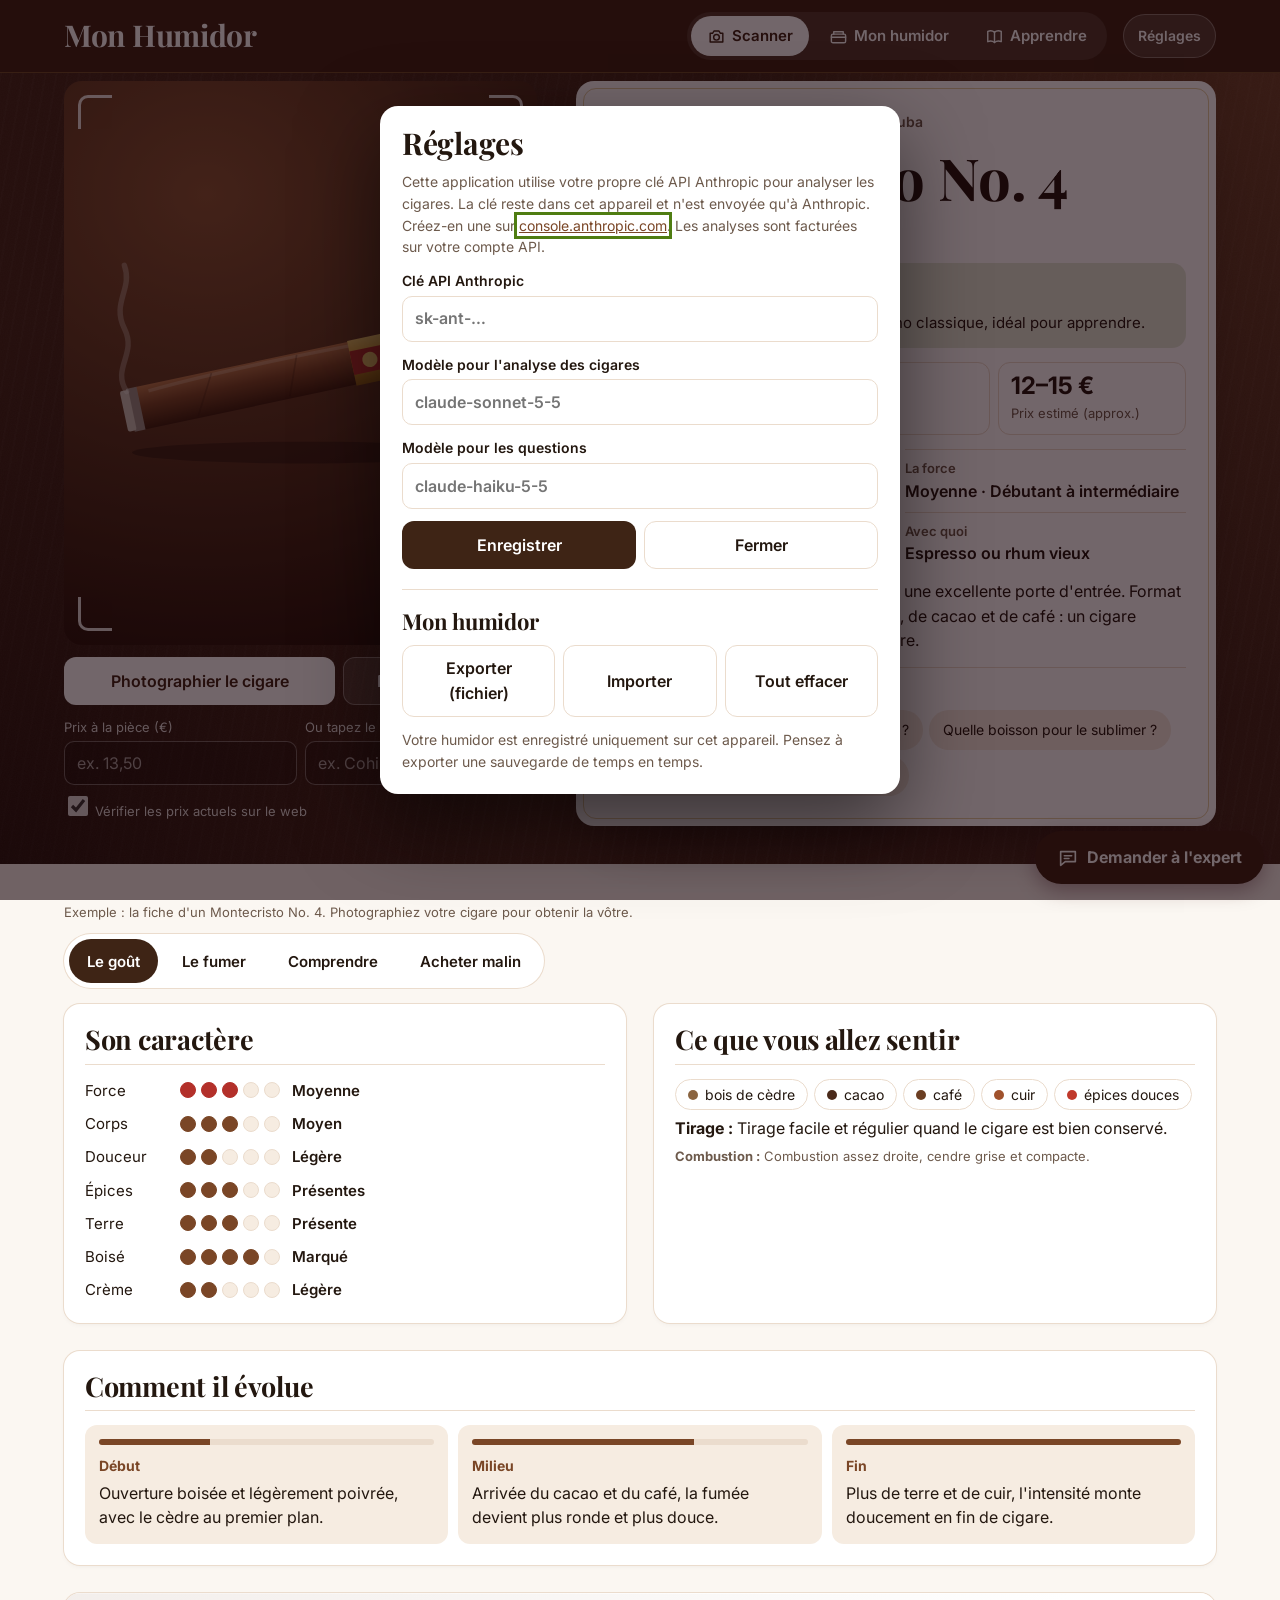
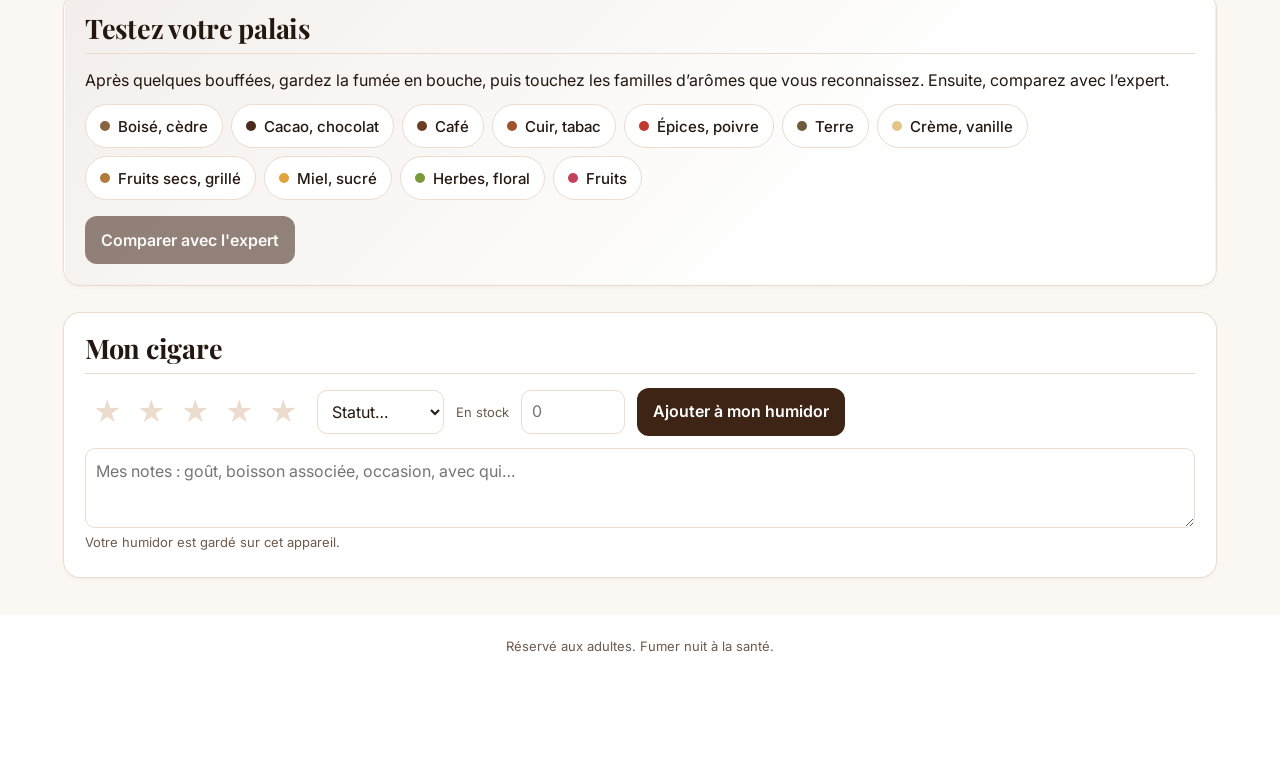
<file: mon-humidor/index.html>
<!DOCTYPE html>
<html lang="fr">
<head>
<meta charset="utf-8">
<meta name="viewport" content="width=device-width,initial-scale=1,viewport-fit=cover">
<title>Mon Humidor</title>
<meta name="theme-color" content="#3e2415">
<meta name="description" content="Scannez une bague de cigare, comprenez-la et progressez.">
<meta name="apple-mobile-web-app-capable" content="yes">
<meta name="mobile-web-app-capable" content="yes">
<meta name="apple-mobile-web-app-status-bar-style" content="black-translucent">
<meta name="apple-mobile-web-app-title" content="Humidor">
<link rel="manifest" href="manifest.webmanifest">
<link rel="icon" href="icon.svg" type="image/svg+xml">
<link rel="apple-touch-icon" href="icon-180.png">
<link rel="preconnect" href="https://fonts.googleapis.com">
<link rel="preconnect" href="https://fonts.gstatic.com" crossorigin>
<link href="https://fonts.googleapis.com/css2?family=Playfair+Display:wght@700&family=Inter:wght@400;500;600;700&display=swap" rel="stylesheet">
<link rel="stylesheet" href="style.css">
<link rel="stylesheet" href="humidor.css">
</head>
<body>
<header class="top">
  <h1>Mon Humidor</h1>
  <nav class="tabs" aria-label="Navigation"><a href="#scan" id="tScan" data-nav="scan" aria-current="page"><svg viewBox="0 0 24 24" aria-hidden="true"><path d="M4 8h3l2-3h6l2 3h3v11H4z"/><circle cx="12" cy="13" r="3.6"/></svg><span>Scanner</span></a><a href="#cave" id="tCave" data-nav="cave"><svg viewBox="0 0 24 24" aria-hidden="true"><rect x="3" y="9" width="18" height="11" rx="2"/><path d="M3 13h18M6 9V6h12v3"/></svg><span>Mon humidor</span></a><a href="#learn" data-nav="learn"><svg viewBox="0 0 24 24" aria-hidden="true"><path d="M3.5 5.5c3-1.2 6-1 8.5 1 2.5-2 5.5-2.2 8.5-1v13c-3-1.2-6-1-8.5 1-2.5-2-5.5-2.2-8.5-1z"/><path d="M12 6.5v13"/></svg><span>Apprendre</span></a></nav>
  <button class="gear" id="bSet" type="button">Réglages</button>
</header>

<main id="vScan">
  <section class="band hero">
    <div class="wrap heroGrid" id="hero">
      <div class="finder">
        <div class="vf" id="vf"><span class="scanline"></span><i></i><i></i><i></i><i></i><div id="vfIn"></div></div>
        <div class="btns">
          <button class="btn main" id="bCam">Photographier le cigare</button>
          <button class="btn ghost" id="bGal">Depuis la galerie</button>
        </div>
        <input type="file" id="fCam" accept="image/*" capture="environment" hidden>
        <input type="file" id="fGal" accept="image/*" hidden>
        <div class="opts">
          <div><label for="price">Prix à la pièce (€)</label><input type="number" id="price" inputmode="decimal" min="0" step="0.5" placeholder="ex. 13,50"></div>
          <div><label for="byName">Ou tapez le nom du cigare</label><input type="text" id="byName" placeholder="ex. Cohiba Siglo II" enterkeyhint="search"></div>
          <label class="chk" id="webRow"><input type="checkbox" id="web" checked> Vérifier les prix actuels sur le web</label>
        </div>
      </div>
      <article class="labelCard" id="card" aria-live="polite">
        <div id="cardIn"></div>
        <div class="load"><div class="dots"><span></span><span></span><span></span></div><h3 id="loadT">Lecture de la bague</h3><p class="conf" id="loadS">Cela prend 20 à 40 secondes</p><button class="btn line" id="bStop">Annuler</button></div>
      </article>
    </div>
  </section>
  <section class="band"><div class="wrap"><p class="sampleLine" id="sampleLine">Exemple : la fiche d'un Montecristo No. 4. Photographiez votre cigare pour obtenir la vôtre.</p><div class="tabs2" id="tabs" role="tablist"></div><div class="grid" id="details"></div></div></section>
</main>

<main id="vCave" hidden>
  <section class="band hero"><div class="wrap">
    <h2 style="font-size:clamp(32px,4vw,46px)">Mon humidor et mes progrès</h2>
    <div class="stats" id="stats"></div>
    <div class="know" id="know"></div>
  </div></section>
  <section class="band"><div class="wrap">
    <div class="filters"><input type="search" id="q" placeholder="Rechercher une marque, un pays, un format"><select id="fStr"><option value="">Toutes forces</option><option value="1">Légers</option><option value="3">Moyens</option><option value="5">Corsés</option></select><select id="fStatus"><option value="">Tous statuts</option><option>À fumer</option><option>Fumé</option><option>En humidor</option><option>Envie</option></select><select id="fSort" aria-label="Trier"><option value="recent">Plus récents</option><option value="score">Meilleure note</option><option value="value">Meilleur rapport qualité/prix</option><option value="price">Prix croissant</option><option value="mine">Mes étoiles</option><option value="stock">Stock</option></select><label><input type="checkbox" id="fStock"> En stock</label><button type="button" class="btn line" id="bCmp">Comparer deux cigares</button></div>
    <div id="cmp" aria-live="polite"></div>
    <div class="cave" id="caveList"></div>
  </div></section>
</main>

<main id="vLearn" hidden>
  <section class="band hero"><div class="wrap"><h2 style="font-size:clamp(34px,4.6vw,52px)">Apprendre</h2><div class="lvl" id="lvl"></div></div></section>
  <section class="band"><div class="wrap grid" id="learnBody"></div></section>
</main>

<button class="fab" id="fab" aria-label="Demander à l'expert"><svg viewBox="0 0 24 24" aria-hidden="true"><path d="M4 5h16v11H9l-5 4z"/><path d="M8 9.5h8M8 12.5h5"/></svg><span>Demander à l'expert</span></button>
<aside class="drawer" id="drawer" role="dialog" aria-modal="true" aria-label="Questions à l'expert" aria-hidden="true">
  <div class="dHead"><h3>L'expert cigare<small id="dWine">Montecristo No. 4</small></h3><button class="x" id="dClose" aria-label="Fermer">×</button></div>
  <div class="msgs" id="msgs"></div>
  <div class="sugg" id="sugg"></div>
  <form class="ask" id="askF"><button type="button" class="mic" id="mic" hidden aria-label="Dicter">Micro</button><input id="askI" placeholder="Posez votre question sur ce cigare" autocomplete="off"><button id="askB">Envoyer</button></form>
</aside>

<dialog id="dSet" aria-labelledby="dSetT">
  <form method="dialog" class="dlg" id="setF">
    <h3 id="dSetT">Réglages</h3>
    <p id="keyHelp">Cette application utilise votre propre clé API Anthropic pour analyser les cigares. La clé reste dans cet appareil et n'est envoyée qu'à Anthropic. Créez-en une sur <a href="https://console.anthropic.com/settings/keys" target="_blank" rel="noopener">console.anthropic.com</a>. Les analyses sont facturées sur votre compte API.</p>
    <label>Clé API Anthropic<input type="password" id="sKey" placeholder="sk-ant-…" autocomplete="off" spellcheck="false"></label>
    <label>Modèle pour l'analyse des cigares<input type="text" id="sComplex" placeholder="claude-sonnet-5-5" autocomplete="off"></label>
    <label>Modèle pour les questions<input type="text" id="sFast" placeholder="claude-haiku-5-5" autocomplete="off"></label>
    <div class="row"><button class="btn solid" value="save" id="sSave">Enregistrer</button><button class="btn line" value="cancel" formnovalidate>Fermer</button></div>
    <hr style="border:0;border-top:1px solid var(--line);width:100%">
    <h3 style="font-size:22px">Mon humidor</h3>
    <div class="row"><button type="button" class="btn line" id="bExp">Exporter (fichier)</button><button type="button" class="btn line" id="bImp">Importer</button><button type="button" class="btn line" id="bWipe">Tout effacer</button></div>
    <input type="file" id="fImp" accept="application/json,.json" hidden>
    <p>Votre humidor est enregistré uniquement sur cet appareil. Pensez à exporter une sauvegarde de temps en temps.</p>
  </form>
</dialog>
<p class="foot">Réservé aux adultes. Fumer nuit à la santé.</p>
<div class="toast" id="toast"></div>

<script src="engine.js"></script>
<script src="app.js"></script>
<script>if('serviceWorker' in navigator&&location.protocol!=='file:')addEventListener('load',()=>navigator.serviceWorker.register('sw.js').catch(()=>{}))</script>
</body>
</html>
</file>
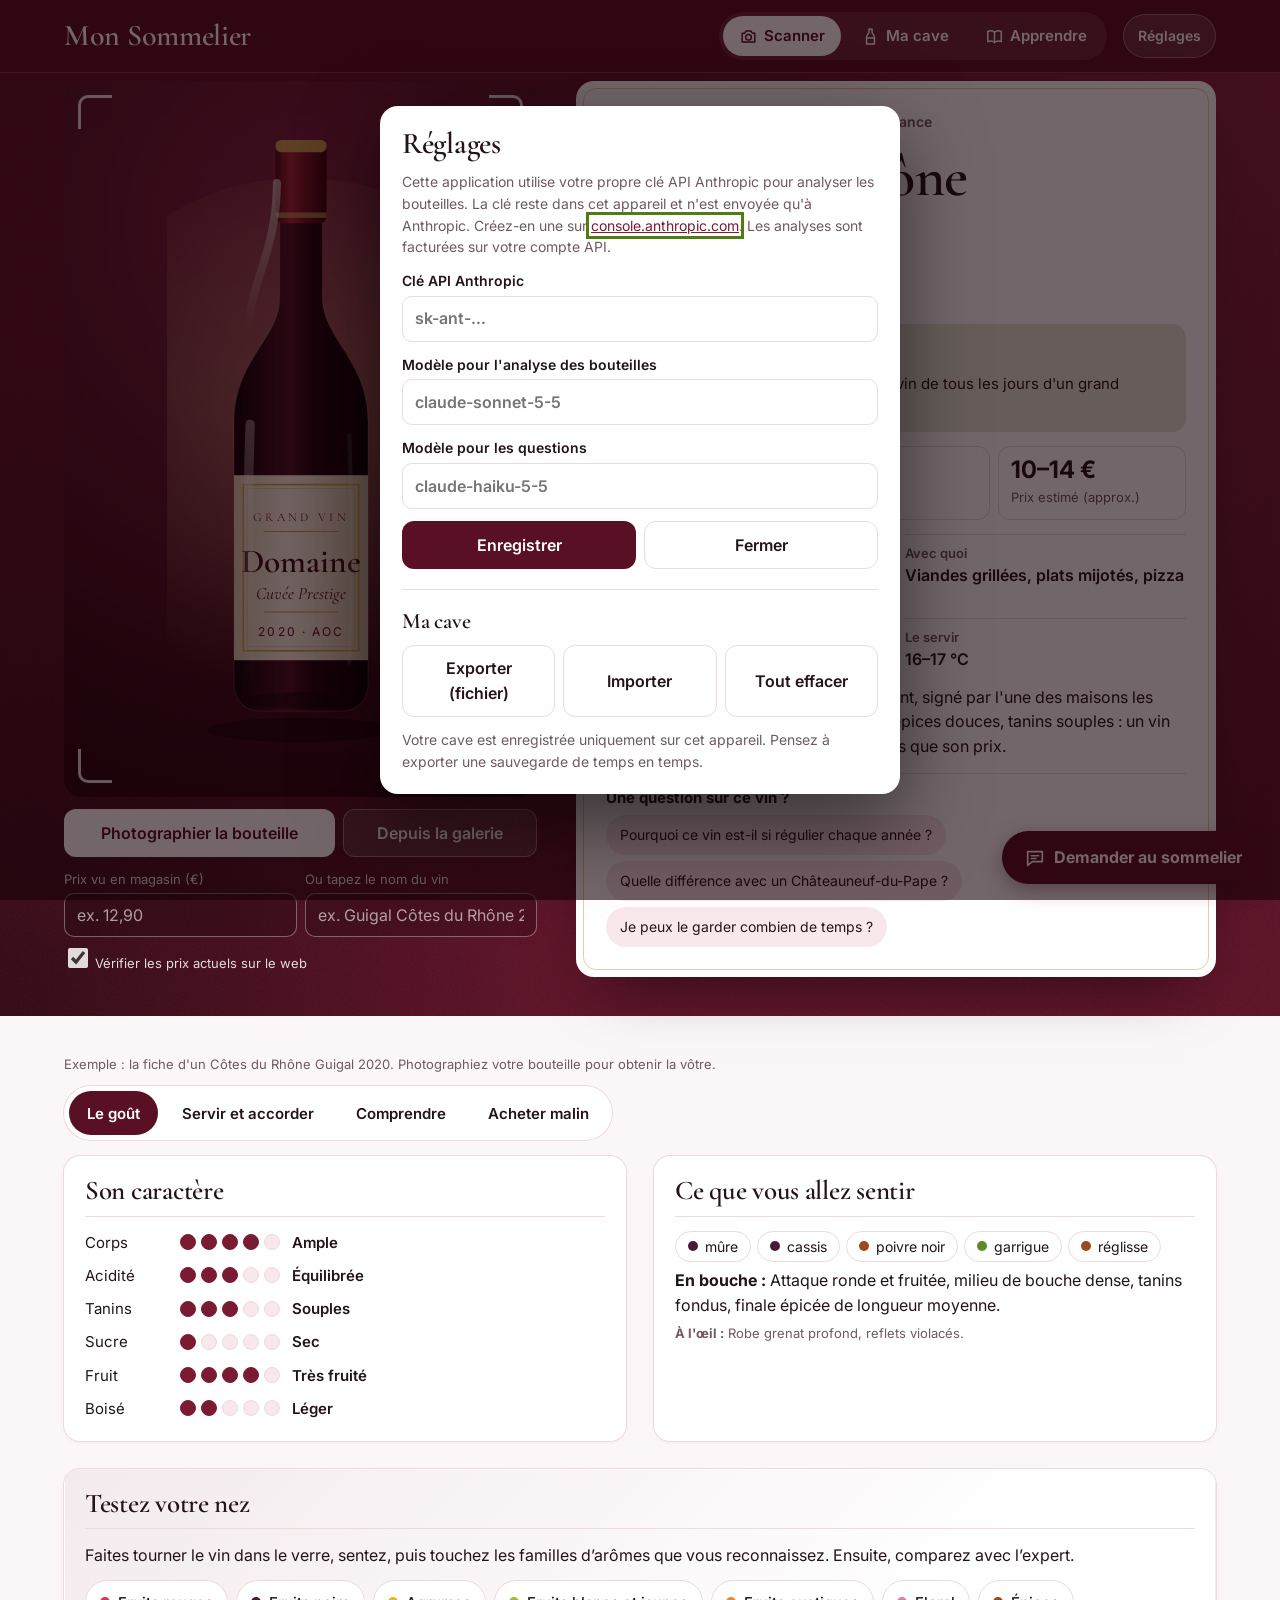
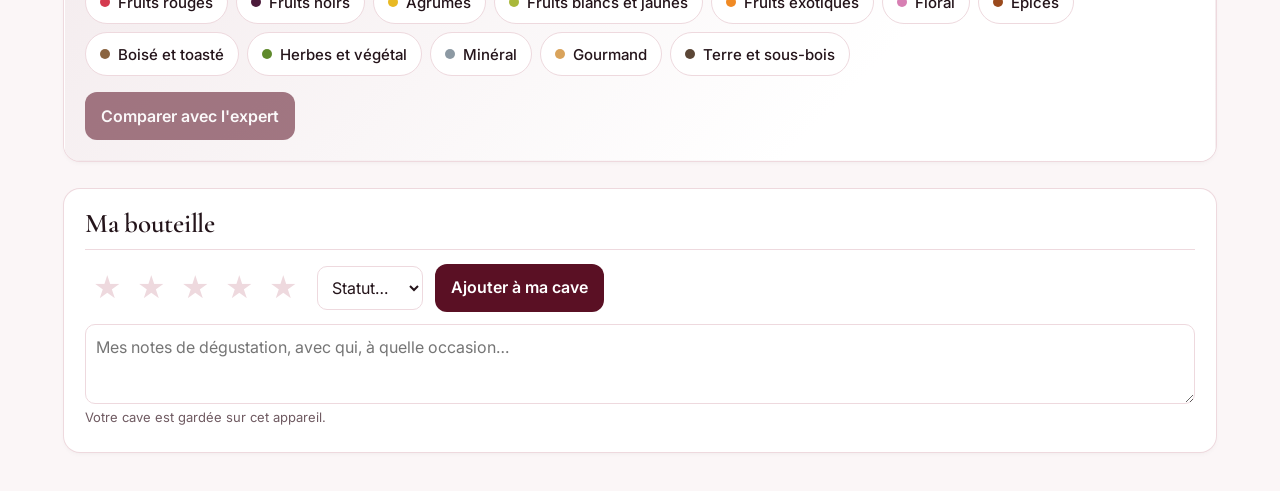
<file: mon-sommelier/index.html>
<!DOCTYPE html>
<html lang="fr">
<head>
<meta charset="utf-8">
<meta name="viewport" content="width=device-width,initial-scale=1,viewport-fit=cover">
<title>Mon Sommelier</title>
<meta name="theme-color" content="#5a1024">
<meta name="description" content="Scannez une étiquette de vin, comprenez-la et progressez.">
<meta name="apple-mobile-web-app-capable" content="yes">
<meta name="mobile-web-app-capable" content="yes">
<meta name="apple-mobile-web-app-status-bar-style" content="black-translucent">
<meta name="apple-mobile-web-app-title" content="Sommelier">
<link rel="manifest" href="manifest.webmanifest">
<link rel="icon" href="icon.svg" type="image/svg+xml">
<link rel="apple-touch-icon" href="icon-180.png">
<link rel="preconnect" href="https://fonts.googleapis.com">
<link rel="preconnect" href="https://fonts.gstatic.com" crossorigin>
<link href="https://fonts.googleapis.com/css2?family=Cormorant+Garamond:wght@500;600;700&family=Inter:wght@400;500;600;700&display=swap" rel="stylesheet">
<link rel="stylesheet" href="style.css">
</head>
<body>
<header class="top">
  <h1>Mon Sommelier</h1>
  <nav class="tabs" aria-label="Navigation"><a href="#scan" id="tScan" data-nav="scan" aria-current="page"><svg viewBox="0 0 24 24" aria-hidden="true"><path d="M4 8h3l2-3h6l2 3h3v11H4z"/><circle cx="12" cy="13" r="3.6"/></svg><span>Scanner</span></a><a href="#cave" id="tCave" data-nav="cave"><svg viewBox="0 0 24 24" aria-hidden="true"><path d="M10 2.5h4v4.5c0 1.2 3 2.3 3 6V21.5H7V13c0-3.7 3-4.8 3-6z"/><path d="M7 14h10"/></svg><span>Ma cave</span></a><a href="#learn" data-nav="learn"><svg viewBox="0 0 24 24" aria-hidden="true"><path d="M3.5 5.5c3-1.2 6-1 8.5 1 2.5-2 5.5-2.2 8.5-1v13c-3-1.2-6-1-8.5 1-2.5-2-5.5-2.2-8.5-1z"/><path d="M12 6.5v13"/></svg><span>Apprendre</span></a></nav>
  <button class="gear" id="bSet" type="button">Réglages</button>
</header>

<main id="vScan">
  <section class="band hero">
    <div class="wrap heroGrid" id="hero">
      <div class="finder">
        <div class="vf" id="vf"><span class="scanline"></span><i></i><i></i><i></i><i></i><div id="vfIn"></div></div>
        <div class="btns">
          <button class="btn main" id="bCam">Photographier la bouteille</button>
          <button class="btn ghost" id="bGal">Depuis la galerie</button>
        </div>
        <button class="btn ghost" id="bBar" type="button" hidden>Scanner le code-barres</button>
        <input type="file" id="fCam" accept="image/*" capture="environment" hidden>
        <input type="file" id="fGal" accept="image/*" hidden>
        <div class="opts">
          <div><label for="price">Prix vu en magasin (€)</label><input type="number" id="price" inputmode="decimal" min="0" step="0.5" placeholder="ex. 12,90"></div>
          <div><label for="byName">Ou tapez le nom du vin</label><input type="text" id="byName" placeholder="ex. Guigal Côtes du Rhône 2020" enterkeyhint="search"></div>
          <label class="chk" id="webRow"><input type="checkbox" id="web" checked> Vérifier les prix actuels sur le web</label>
        </div>
      </div>
      <article class="labelCard" id="card" aria-live="polite">
        <div id="cardIn"></div>
        <div class="load"><div class="dots"><span></span><span></span><span></span></div><h3 id="loadT">Lecture de l'étiquette</h3><p class="conf" id="loadS">Cela prend 20 à 40 secondes</p><button class="btn line" id="bStop">Annuler</button></div>
      </article>
    </div>
  </section>
  <section class="band"><div class="wrap"><p class="sampleLine" id="sampleLine">Exemple : la fiche d'un Côtes du Rhône Guigal 2020. Photographiez votre bouteille pour obtenir la vôtre.</p><div class="tabs2" id="tabs" role="tablist"></div><div class="grid" id="details"></div></div></section>
</main>

<main id="vCave" hidden>
  <section class="band hero"><div class="wrap">
    <h2 style="font-size:clamp(32px,4vw,46px)">Ma cave et mes progrès</h2>
    <div class="stats" id="stats"></div>
    <div class="know" id="know"></div>
  </div></section>
  <section class="band"><div class="wrap">
    <div class="filters"><input type="search" id="q" placeholder="Rechercher un vin, une région, un cépage"><select id="fColor"><option value="">Toutes couleurs</option><option>rouge</option><option>blanc</option><option>rosé</option><option>effervescent</option><option>liquoreux</option><option>orange</option></select><select id="fStatus"><option value="">Tous statuts</option><option>À goûter</option><option>Goûté</option><option>En cave</option><option>Envie</option></select><select id="fSort" aria-label="Trier"><option value="recent">Plus récents</option><option value="score">Meilleure note</option><option value="value">Meilleur rapport qualité/prix</option><option value="price">Prix croissant</option><option value="mine">Mes étoiles</option></select><label><input type="checkbox" id="fNow"> À boire maintenant</label><button type="button" class="btn line" id="bCmp">Comparer deux vins</button></div>
    <div id="cmp" aria-live="polite"></div>
    <div class="cave" id="caveList"></div>
  </div></section>
</main>

<main id="vLearn" hidden>
  <section class="band hero"><div class="wrap"><h2 style="font-size:clamp(34px,4.6vw,52px)">Apprendre</h2><div class="lvl" id="lvl"></div></div></section>
  <section class="band"><div class="wrap grid" id="learnBody"></div></section>
</main>

<button class="fab" id="fab" aria-label="Demander au sommelier"><svg viewBox="0 0 24 24" aria-hidden="true"><path d="M4 5h16v11H9l-5 4z"/><path d="M8 9.5h8M8 12.5h5"/></svg><span>Demander au sommelier</span></button>
<aside class="drawer" id="drawer" role="dialog" aria-modal="true" aria-label="Questions au sommelier" aria-hidden="true">
  <div class="dHead"><h3>Le sommelier<small id="dWine">Côtes du Rhône Rouge</small></h3><button class="x" id="dClose" aria-label="Fermer">×</button></div>
  <div class="msgs" id="msgs"></div>
  <div class="sugg" id="sugg"></div>
  <form class="ask" id="askF"><button type="button" class="mic" id="mic" hidden aria-label="Dicter">Micro</button><input id="askI" placeholder="Posez votre question sur ce vin" autocomplete="off"><button id="askB">Envoyer</button></form>
</aside>

<dialog id="dSet" aria-labelledby="dSetT">
  <form method="dialog" class="dlg" id="setF">
    <h3 id="dSetT">Réglages</h3>
    <p id="keyHelp">Cette application utilise votre propre clé API Anthropic pour analyser les bouteilles. La clé reste dans cet appareil et n'est envoyée qu'à Anthropic. Créez-en une sur <a href="https://console.anthropic.com/settings/keys" target="_blank" rel="noopener">console.anthropic.com</a>. Les analyses sont facturées sur votre compte API.</p>
    <label>Clé API Anthropic<input type="password" id="sKey" placeholder="sk-ant-…" autocomplete="off" spellcheck="false"></label>
    <label>Modèle pour l'analyse des bouteilles<input type="text" id="sComplex" placeholder="claude-sonnet-5-5" autocomplete="off"></label>
    <label>Modèle pour les questions<input type="text" id="sFast" placeholder="claude-haiku-5-5" autocomplete="off"></label>
    <div class="row"><button class="btn solid" value="save" id="sSave">Enregistrer</button><button class="btn line" value="cancel" formnovalidate>Fermer</button></div>
    <hr style="border:0;border-top:1px solid var(--line);width:100%">
    <h3 style="font-size:22px">Ma cave</h3>
    <div class="row"><button type="button" class="btn line" id="bExp">Exporter (fichier)</button><button type="button" class="btn line" id="bImp">Importer</button><button type="button" class="btn line" id="bWipe">Tout effacer</button></div>
    <input type="file" id="fImp" accept="application/json,.json" hidden>
    <p>Votre cave est enregistrée uniquement sur cet appareil. Pensez à exporter une sauvegarde de temps en temps.</p>
  </form>
</dialog>
<dialog id="dBar" aria-label="Scanner un code-barres"><div class="dlg"><h3>Code-barres</h3><video id="bVid" playsinline muted style="width:100%;border-radius:12px;background:#000"></video><p>Cadrez le code-barres de la bouteille.</p><button type="button" class="btn line" id="bBarX">Annuler</button></div></dialog>
<div class="toast" id="toast"></div>

<script src="engine.js"></script>
<script src="app.js"></script>
<script>if('serviceWorker' in navigator&&location.protocol!=='file:')addEventListener('load',()=>navigator.serviceWorker.register('sw.js').catch(()=>{}))</script>
</body>
</html>
</file>
<file: mon-humidor/style.css>
:root{color-scheme:light dark;--bg:light-dark(#ffffff,#170b0f);--ink:light-dark(#24141a,#f4eaec);--mute:light-dark(#6f5a61,#c2acb3);--wine:light-dark(#5a1024,#3d0a18);--wine2:light-dark(#7a1a33,#5a1024);--rose:light-dark(#f9e8eb,#25121a);--line:light-dark(#eed9de,#3b232b);--card:light-dark(#ffffff,#21111a);--leaf:light-dark(#4f7d12,#a3d050);--warn:light-dark(#b0420e,#ff9a62)}
:root[data-theme=light]{color-scheme:light}
:root[data-theme=dark]{color-scheme:dark}
*{box-sizing:border-box;min-width:0}
html,body{margin:0}
body{background:var(--bg);color:var(--ink);font:16px/1.55 Inter,system-ui,sans-serif;overflow-x:clip}
h1,h2,h3{font-family:"Cormorant Garamond",Georgia,serif;font-weight:400;line-height:1.05;letter-spacing:-.01em;margin:0}
button,input,select,textarea{font:inherit;color:inherit}
button{cursor:pointer}
:focus-visible{outline:3px solid var(--leaf);outline-offset:2px}
.top{background:var(--wine);color:#fff;display:flex;align-items:center;gap:16px;flex-wrap:wrap;padding:calc(12px + env(safe-area-inset-top,0px)) max(5vw,16px) 12px}
.top h1{font-size:26px;margin-right:auto}
.tabs{display:flex;gap:4px;background:rgba(255,255,255,.1);border-radius:999px;padding:4px}
.tabs a{color:#fff;text-decoration:none;padding:8px 16px;border-radius:999px;font-weight:600;font-size:15px;min-height:40px;display:flex;align-items:center}
.tabs a[aria-current=page]{background:#fff;color:var(--wine)}
.gear{background:rgba(255,255,255,.12);border:1px solid rgba(255,255,255,.3);color:#fff;border-radius:999px;min-width:44px;min-height:44px;padding:0 14px;font-weight:600;font-size:14px}
.band{padding:clamp(20px,3vw,40px) max(5vw,16px)}
.hero{background:var(--wine);color:#fff;padding-top:8px}
.wrap{max-width:1240px;margin:0 auto}
.heroGrid{display:grid;grid-template-columns:minmax(0,.85fr) minmax(0,1.15fr);gap:clamp(16px,3vw,40px);align-items:stretch}
.finder{display:flex;flex-direction:column;gap:12px}
.vf{position:relative;aspect-ratio:3/4;max-height:480px;width:100%;border-radius:18px;background:radial-gradient(120% 80% at 50% 20%,#7d2440,#2a0610);overflow:hidden;display:grid;place-items:center}
.vf img{width:100%;height:100%;object-fit:cover}
.vf svg{height:88%;width:auto;max-width:90%}
#vfIn{position:absolute;inset:0;display:grid;place-items:center}
.vf i{position:absolute;width:34px;height:34px;border:3px solid #fff;opacity:.85}
.vf i:nth-of-type(1){top:14px;left:14px;border-right:0;border-bottom:0;border-radius:10px 0 0 0}
.vf i:nth-of-type(2){top:14px;right:14px;border-left:0;border-bottom:0;border-radius:0 10px 0 0}
.vf i:nth-of-type(3){bottom:14px;left:14px;border-right:0;border-top:0;border-radius:0 0 0 10px}
.vf i:nth-of-type(4){bottom:14px;right:14px;border-left:0;border-top:0;border-radius:0 0 10px 0}
.scanline{position:absolute;left:8%;right:8%;height:2px;background:#fff;box-shadow:0 0 16px 4px rgba(255,255,255,.6);top:10%;display:none}
.busy .scanline{display:block;animation:scan 2.2s ease-in-out infinite alternate}
@keyframes scan{to{top:88%}}
@media(prefers-reduced-motion:reduce){.busy .scanline{animation:none;top:50%}}
.btns{display:grid;grid-template-columns:minmax(0,1.4fr) minmax(0,1fr);gap:8px}
.btn{min-height:48px;border-radius:12px;border:0;padding:10px 16px;font-weight:600;display:inline-flex;align-items:center;justify-content:center;gap:8px}
.btn.main{background:#fff;color:var(--wine)}
.btn.ghost{background:rgba(255,255,255,.12);color:#fff;border:1px solid rgba(255,255,255,.35)}
.btn.solid{background:var(--wine);color:#fff}
.btn.line{background:transparent;border:1px solid var(--line);color:var(--ink)}
.btn:disabled{opacity:.55;cursor:wait}
.opts{display:grid;grid-template-columns:minmax(0,1fr) minmax(0,1fr);gap:8px}
.opts label{font-size:13px;opacity:.85;display:block;margin-bottom:4px}
.opts input[type=text],.opts input[type=number]{width:100%;min-height:44px;border-radius:10px;border:1px solid rgba(255,255,255,.35);background:rgba(0,0,0,.18);color:#fff;padding:8px 12px;font-size:16px}
.opts input::placeholder{color:rgba(255,255,255,.6)}
.chk{display:flex;gap:8px;align-items:center;font-size:14px;grid-column:1/-1}
.chk input{width:20px;height:20px;accent-color:#fff}
.labelCard{background:var(--card);color:var(--ink);border-radius:18px;padding:clamp(18px,2.5vw,30px);display:flex;flex-direction:column;gap:14px;position:relative}
.appel{font-size:14px;color:var(--mute);font-weight:600}
.labelCard h2{font-size:clamp(32px,4vw,48px);text-wrap:balance}
.prod{font-size:18px;color:var(--wine2);font-weight:600}
:root[data-theme=dark] .prod{color:#f0a7b8}
@media(prefers-color-scheme:dark){:root:not([data-theme=light]) .prod{color:#f0a7b8}}
.chips{display:flex;flex-wrap:wrap;gap:6px}
.chip{background:var(--rose);border-radius:999px;padding:4px 12px;font-size:14px;white-space:nowrap}
.chip.c-rouge{background:#7a1a33;color:#fff}.chip.c-blanc{background:#efe3a6;color:#3c3510}.chip.c-rosé{background:#f6b8c4;color:#4a1020}.chip.c-effervescent{background:#e9e2c8;color:#3c3510}.chip.c-liquoreux{background:#e0a43a;color:#3a2200}.chip.c-orange{background:#e88a3c;color:#381a00}
.verdict{background:var(--rose);border-radius:12px;padding:12px 14px;font-size:15px}
.verdict.good{border-left:4px solid var(--leaf)}
.verdict.bad{border-left:4px solid var(--warn)}
.conf{font-size:13px;color:var(--mute)}
.note{font-size:13px;opacity:.85}
.qk{margin-top:auto;border-top:1px solid var(--line);padding-top:12px;display:flex;flex-wrap:wrap;gap:6px;align-items:center}
.qk b{width:100%;font-size:15px}
.qk button{background:var(--rose);border:0;border-radius:999px;padding:8px 14px;font-size:14px;min-height:40px;text-align:left}
#cardIn{display:flex;flex-direction:column;gap:14px;flex:1}
.big{border-radius:14px;padding:14px 16px;display:flex;flex-direction:column;gap:2px;background:var(--rose)}
.big b{font-family:"Cormorant Garamond",Georgia,serif;font-weight:400;font-size:30px;line-height:1.05}
.big span{font-size:15px}
.big.good{background:color-mix(in srgb,var(--leaf) 16%,var(--card));border-left:5px solid var(--leaf)}
.big.good b{color:var(--leaf)}
.big.bad{background:color-mix(in srgb,var(--warn) 12%,var(--card));border-left:5px solid var(--warn)}
.big.bad b{color:var(--warn)}
.nums{display:grid;grid-template-columns:repeat(3,minmax(0,1fr));gap:8px}
.nums div{border:1px solid var(--line);border-radius:12px;padding:10px 12px}
.nums b{display:block;font-size:24px;line-height:1.1;white-space:nowrap}
.nums b small{font-size:14px;font-weight:600;color:var(--mute)}
.nums span{font-size:13px;color:var(--mute)}
.ess{display:grid;grid-template-columns:repeat(2,minmax(0,1fr));gap:10px 18px;margin:0}
.ess div{border-top:1px solid var(--line);padding-top:8px}
.ess dt{font-size:13px;color:var(--mute);font-weight:600}
.ess dd{margin:2px 0 0;font-size:16px;font-weight:600;line-height:1.35}
.sum{margin:0;font-size:16px}
.tabs2{display:flex;gap:6px;overflow-x:auto;margin-bottom:16px;padding-bottom:4px}
.tabs2 button{flex:none;min-height:44px;border-radius:999px;border:1px solid var(--line);background:var(--card);padding:8px 18px;font-weight:600;font-size:15px}
.tabs2 button[aria-selected=true]{background:var(--wine);color:#fff;border-color:var(--wine)}
.chars{display:grid;gap:10px}
.dot{display:grid;grid-template-columns:5.5em auto minmax(0,1fr);gap:12px;align-items:center;font-size:15px}
.pips{display:flex;gap:5px}
.pips i{width:16px;height:16px;border-radius:50%;background:var(--rose);border:1px solid var(--line)}
.pips i.on{background:var(--wine2);border-color:var(--wine2)}
.dot b{font-weight:600}
ul.food{margin:0;padding:0;list-style:none;display:grid;gap:8px}
ul.food li{background:var(--rose);border-radius:10px;padding:10px 14px;font-weight:500}
.win .ok span{position:absolute;inset:0;display:grid;place-items:center;font-size:13px;font-weight:700;white-space:nowrap}
.win .now em{position:absolute;top:-22px;left:50%;transform:translateX(-50%);font-style:normal;font-size:12px;font-weight:700}
.prail{position:relative;height:16px;border-radius:99px;background:var(--rose);margin:46px 0 10px}
.prail .pr{position:absolute;top:0;bottom:0;background:var(--wine2);border-radius:99px}
.pm{position:absolute;top:-8px;bottom:-8px;width:3px;border-radius:2px}
.pm span{position:absolute;bottom:calc(100% + 4px);transform:translateX(-50%);white-space:nowrap;font-size:13px;font-weight:700}
.pm.good{background:var(--leaf)}.pm.good span{color:var(--leaf)}
.pm.me{background:var(--ink)}.pm.me span{bottom:auto;top:calc(100% + 4px)}
.plab{margin-top:30px;font-size:15px}
.load{position:absolute;inset:0;background:color-mix(in srgb,var(--card) 92%,transparent);border-radius:18px;display:none;flex-direction:column;align-items:center;justify-content:center;gap:12px;padding:24px;text-align:center}
.busy .load{display:flex}
.load h3{font-size:28px}
.dots{display:flex;gap:6px}.dots span{width:10px;height:10px;border-radius:50%;background:var(--wine2);animation:b 1s infinite alternate}.dots span:nth-child(2){animation-delay:.2s}.dots span:nth-child(3){animation-delay:.4s}
@keyframes b{to{opacity:.2;transform:translateY(-4px)}}
.grid{display:grid;grid-template-columns:minmax(0,1fr) minmax(0,1fr);gap:clamp(16px,2.5vw,28px)}
.sec{border:1px solid var(--line);border-radius:16px;padding:20px;background:var(--card)}
.sec h3{font-size:24px;margin-bottom:10px}
.sec p{margin:.3em 0}
.full{grid-column:1/-1}
.tags{display:flex;flex-wrap:wrap;gap:6px;margin:6px 0}
.tag{border:1px solid var(--line);border-radius:999px;padding:4px 12px;font-size:14px}
.kv{display:grid;grid-template-columns:max-content minmax(0,1fr);gap:6px 16px;font-size:15px}
.kv dt{color:var(--mute)}.kv dd{margin:0}
.win{margin-top:14px}
.win .rail{position:relative;height:34px;border-radius:8px;background:var(--rose)}
.win .ok{position:absolute;top:0;bottom:0;background:color-mix(in srgb,var(--leaf) 45%,transparent);border-radius:8px}
.win .now{position:absolute;top:-6px;bottom:-6px;width:3px;background:var(--ink);border-radius:2px}
.win .lab{display:flex;justify-content:space-between;font-size:13px;color:var(--mute);margin-top:4px}
.dec{width:100%;border-collapse:collapse;font-size:15px}
.dec td{border-top:1px solid var(--line);padding:10px 8px;vertical-align:top}
.dec td:first-child{font-weight:600;width:38%}
ol.les{margin:0;padding-left:1.3em}ol.les li{margin:.4em 0}
.alts{display:grid;grid-template-columns:repeat(auto-fit,minmax(14em,1fr));gap:10px}
.alt{background:var(--rose);border-radius:12px;padding:14px}
.alt small{display:block;font-weight:700;font-size:13px;color:var(--wine2)}
.alt b{display:block;margin:2px 0}
.alt span{white-space:nowrap;font-weight:600}
.mine{display:flex;flex-wrap:wrap;gap:12px;align-items:center}
.stars{display:flex}
.stars button{background:none;border:0;font-size:28px;line-height:1;width:44px;height:44px;color:var(--line)}
.stars button.on{color:#c9932a}
.mine select{min-height:44px;border-radius:10px;border:1px solid var(--line);background:var(--card);padding:6px 10px;font-size:16px}
.mine textarea{width:100%;min-height:80px;border-radius:10px;border:1px solid var(--line);background:var(--card);padding:10px;font-size:16px;resize:vertical}
.fab{position:fixed;right:max(16px,env(safe-area-inset-right,0px));bottom:max(16px,env(safe-area-inset-bottom,0px));z-index:20;background:var(--wine);color:#fff;border:0;border-radius:999px;padding:14px 22px;font-weight:700;box-shadow:0 6px 20px rgba(60,0,20,.35);min-height:52px}
.drawer{position:fixed;top:0;right:0;bottom:0;width:min(440px,100%);background:var(--bg);border-left:1px solid var(--line);z-index:30;display:flex;flex-direction:column;transform:translateX(100%);transition:transform .25s}
.drawer.open{transform:none}
@media(prefers-reduced-motion:reduce){.drawer{transition:none}}
.dHead{background:var(--wine);color:#fff;padding:calc(14px + env(safe-area-inset-top,0px)) 16px 14px;display:flex;align-items:center;gap:10px}
.dHead h3{font-size:22px;margin-right:auto}
.dHead small{display:block;font-family:Inter,sans-serif;font-size:13px;opacity:.8}
.x{background:rgba(255,255,255,.15);border:0;color:#fff;width:44px;height:44px;border-radius:50%;font-size:20px}
.msgs{flex:1;overflow-y:auto;padding:16px;display:flex;flex-direction:column;gap:10px}
.m{max-width:88%;padding:10px 14px;border-radius:14px;font-size:15px;white-space:pre-wrap;overflow-wrap:anywhere}
.m.u{align-self:flex-end;background:var(--wine);color:#fff;border-bottom-right-radius:4px}
.m.a{align-self:flex-start;background:var(--rose);border-bottom-left-radius:4px}
.m .say{display:block;margin-top:6px;background:none;border:1px solid var(--line);border-radius:999px;padding:2px 10px;font-size:13px;min-height:32px}
.sugg{display:flex;gap:6px;flex-wrap:wrap;padding:0 16px 8px}
.sugg button{background:var(--card);border:1px solid var(--line);border-radius:999px;padding:6px 12px;font-size:14px;text-align:left;min-height:36px}
.ask{display:flex;gap:8px;padding:12px 16px max(12px,env(safe-area-inset-bottom,0px));border-top:1px solid var(--line)}
.ask input{flex:1;min-height:48px;border-radius:12px;border:1px solid var(--line);background:var(--card);padding:8px 12px;font-size:16px}
.ask button{min-width:48px;min-height:48px;border-radius:12px;border:0;background:var(--wine);color:#fff;font-weight:700;padding:0 14px}
.ask .mic{background:var(--rose);color:var(--ink)}
.ask .mic.on{background:var(--warn);color:#fff}
.stats{display:grid;grid-template-columns:repeat(auto-fit,minmax(9em,1fr));gap:12px;margin-top:16px}
.stat b{display:block;font-family:"Cormorant Garamond",serif;font-size:clamp(34px,5vw,48px);line-height:1}
.stat span{font-size:14px;opacity:.85}
.know{margin-top:14px;display:flex;flex-wrap:wrap;gap:6px}
.know .chip{background:rgba(255,255,255,.14);color:#fff}
.filters{display:flex;flex-wrap:wrap;gap:8px;margin-bottom:16px}
.filters input,.filters select{min-height:44px;border-radius:10px;border:1px solid var(--line);background:var(--card);padding:6px 12px;font-size:16px}
.filters input[type=search]{flex:1 1 14em}
.cave{display:grid;grid-template-columns:repeat(auto-fill,minmax(min(100%,19em),1fr));gap:12px}
.bt{display:grid;grid-template-columns:72px minmax(0,1fr) auto;gap:12px;align-items:center;border:1px solid var(--line);border-radius:14px;padding:10px;background:var(--card);text-align:left;width:100%}
.bt img,.bt .ph{width:72px;height:96px;object-fit:cover;border-radius:8px;background:var(--rose)}
.bt b{display:block;font-family:"Cormorant Garamond",serif;font-weight:400;font-size:19px;line-height:1.15}
.bt small{display:block;color:var(--mute);font-size:13px}
.bt .sc{text-align:right;font-weight:700;white-space:nowrap}
.bt .sc small{font-weight:400}
.empty{border:2px dashed var(--line);border-radius:16px;padding:32px;text-align:center;color:var(--mute)}
.toast{position:fixed;left:50%;bottom:90px;transform:translateX(-50%);background:var(--ink);color:var(--bg);padding:10px 18px;border-radius:12px;z-index:60;font-size:15px;max-width:min(90vw,520px);display:none}
.toast.show{display:block}
.sampleLine{font-size:13px;color:var(--mute);margin:0 0 12px}
.del{background:none;border:0;color:var(--warn);font-weight:600;min-height:44px}
[hidden]{display:none!important}
@media(min-width:821px){.vf{aspect-ratio:auto;flex:1;min-height:440px;max-height:none}}
@media(max-width:820px){.heroGrid{grid-template-columns:minmax(0,1fr)}.vf{aspect-ratio:4/3;max-height:300px}.hasRes .vf{max-height:180px}.grid{grid-template-columns:minmax(0,1fr)}}
@media(max-width:600px){.nums b{font-size:20px}.nums div{padding:8px}.ess{grid-template-columns:minmax(0,1fr)}.big b{font-size:26px}.opts{grid-template-columns:minmax(0,1fr)}.top h1{font-size:22px}.fab{padding:12px 18px}}

/* habillage */
:root{--paper:light-dark(#fbf6f7,#1b0d13);--gold:#c9a24a}
.top{border-bottom:1px solid color-mix(in srgb,var(--gold) 35%,transparent)}
.hero{position:relative;background:radial-gradient(70% 130% at 100% 0%,rgba(170,45,80,.55),transparent 62%),radial-gradient(60% 100% at 0% 100%,rgba(15,0,6,.55),transparent 70%),var(--wine)}
.hero::before{content:"";position:absolute;inset:0;background-image:url("data:image/svg+xml;utf8,<svg xmlns='http://www.w3.org/2000/svg' width='180' height='180'><filter id='n'><feTurbulence type='fractalNoise' baseFrequency='.85' numOctaves='2' stitchTiles='stitch'/><feColorMatrix values='0 0 0 0 1 0 0 0 0 1 0 0 0 0 1 0 0 0 .55 0'/></filter><rect width='100%25' height='100%25' filter='url(%23n)'/></svg>");opacity:.09;pointer-events:none}
.hero>.wrap{position:relative}
main>.band:not(.hero){background:var(--paper)}
h1,h2,h3,.big b,.stat b,.bt b{font-weight:600}
.top h1{font-size:30px}
.labelCard{box-shadow:0 30px 60px -32px rgba(0,0,0,.6)}
.labelCard::before{content:"";position:absolute;inset:7px;border:1px solid color-mix(in srgb,var(--gold) 50%,transparent);border-radius:13px;pointer-events:none}
.labelCard h2{font-size:clamp(40px,4.8vw,58px)}
.sec{border-color:transparent;box-shadow:0 0 0 1px var(--line),0 2px 6px -2px rgba(40,10,10,.08)}
.sec h3{display:flex;align-items:baseline;gap:10px;padding-bottom:10px;margin-bottom:14px;border-bottom:1px solid var(--line);font-size:27px}
.tabs2{display:inline-flex;max-width:100%;background:var(--card);padding:5px;border-radius:999px;box-shadow:0 0 0 1px var(--line)}
.tabs2 button{border:0;background:none}
.tabs2 button[aria-selected=true]{background:var(--wine);color:#fff}
.tabs a{gap:6px}
.tabs a svg{width:19px;height:19px;fill:none;stroke:currentColor;stroke-width:1.8;stroke-linejoin:round;stroke-linecap:round;flex:none}
.tag.ar{display:inline-flex;align-items:center;gap:7px;background:var(--card)}
.tag.ar i,.fam i{width:10px;height:10px;border-radius:50%;flex:none}
.game{background:linear-gradient(135deg,color-mix(in srgb,var(--wine2) 9%,var(--card)),var(--card) 70%)}
.fams{display:flex;flex-wrap:wrap;gap:8px;margin:12px 0 16px}
.fam{display:inline-flex;align-items:center;gap:8px;min-height:44px;padding:8px 14px;border-radius:999px;border:1px solid var(--line);background:var(--card);font-size:15px;font-weight:500}
.fam.on{border-color:var(--wine2);background:color-mix(in srgb,var(--wine2) 13%,var(--card));font-weight:700}
.fam.hit{border:2px solid var(--leaf);background:color-mix(in srgb,var(--leaf) 16%,var(--card))}
.fam.miss{border:2px dashed var(--leaf)}
.fam.extra{opacity:.55}
.fam.off{opacity:.3}
.fam:disabled{cursor:default}
.gres{display:flex;align-items:baseline;gap:12px;flex-wrap:wrap;margin-bottom:6px}
.gres b{font-family:"Cormorant Garamond",Georgia,serif;font-size:42px;line-height:1;color:var(--wine2)}
.gres span{font-weight:600}
.bt{transition:box-shadow .15s}
.bt:hover{box-shadow:0 6px 18px -8px rgba(40,10,10,.3)}
.lvl{margin-top:16px;max-width:760px}
.lvlTop{display:flex;justify-content:space-between;align-items:flex-end;gap:16px}
.lvlName{display:block;font-family:"Cormorant Garamond",Georgia,serif;font-weight:600;font-size:clamp(46px,7vw,76px);line-height:1}
.lvlPts{text-align:right}
.lvlPts b{display:block;font-size:34px;line-height:1}
.lvlPts span{font-size:14px;opacity:.8}
.lvlBar{height:12px;border-radius:99px;background:rgba(255,255,255,.16);margin:14px 0 10px;overflow:hidden}
.lvlBar i{display:block;height:100%;border-radius:99px;background:linear-gradient(90deg,var(--gold),#f1d98f)}
.lvlNext{margin:4px 0;font-size:15px;opacity:.92}
.cnt{font-family:Inter,sans-serif;font-size:14px;font-weight:600;color:var(--mute);margin-left:auto;white-space:nowrap}
.musts{display:grid;grid-template-columns:repeat(auto-fill,minmax(min(100%,15em),1fr));gap:10px;margin-top:12px}
.must{position:relative;border:1px solid var(--line);border-radius:14px;padding:14px 14px 14px 50px;background:var(--card)}
.must b{display:block;font-size:16px}
.must small{display:block;color:var(--mute);font-size:13px}
.must .ck{position:absolute;left:15px;top:15px;width:22px;height:22px;border-radius:50%;border:2px solid var(--line)}
.must.ok{border-color:color-mix(in srgb,var(--leaf) 55%,transparent);background:color-mix(in srgb,var(--leaf) 9%,var(--card))}
.must.ok .ck{background:var(--leaf);border-color:var(--leaf)}
.must.ok .ck::after{content:"";position:absolute;left:5px;top:1px;width:5px;height:10px;border:solid #fff;border-width:0 2px 2px 0;transform:rotate(45deg)}
.basics{display:grid;gap:8px}
.basics details{border:1px solid var(--line);border-radius:12px;background:var(--card)}
.basics summary{cursor:pointer;padding:13px 16px;font-weight:600;font-size:16px;min-height:44px}
.basics ul{margin:0;padding:0 16px 14px 34px}
.basics li{margin:6px 0}
.lex{display:grid;grid-template-columns:repeat(auto-fill,minmax(min(100%,17em),1fr));gap:10px;margin:0}
.lex div{background:var(--card);border:1px solid var(--line);border-radius:12px;padding:12px 14px}
.lex dt{font-weight:700}
.lex dd{margin:2px 0 0;font-size:15px;color:var(--mute)}
.pop{animation:pop .5s ease-out}
@keyframes pop{from{opacity:.2;transform:translateY(10px)}}
@media(prefers-reduced-motion:reduce){.pop{animation:none}}
@media(max-width:700px){
.tabs{position:fixed;left:0;right:0;bottom:0;z-index:25;border-radius:0;background:color-mix(in srgb,var(--wine) 94%,#000);padding:6px 8px max(6px,env(safe-area-inset-bottom,0px));justify-content:space-around;box-shadow:0 -8px 24px rgba(0,0,0,.25);border-top:1px solid color-mix(in srgb,var(--gold) 35%,transparent)}
.tabs a{flex-direction:column;gap:2px;font-size:12px;padding:6px 10px;min-width:76px;justify-content:center;border-radius:12px;min-height:52px}
.tabs a svg{width:23px;height:23px}
body{padding-bottom:80px}
.fab{bottom:calc(80px + env(safe-area-inset-bottom,0px))}
.toast{bottom:150px}
}
.fab{display:inline-flex;align-items:center;gap:8px}
.fab svg{width:22px;height:22px;fill:none;stroke:currentColor;stroke-width:1.8;stroke-linejoin:round;stroke-linecap:round}
@media(max-width:700px){.fab{width:58px;height:58px;padding:0;justify-content:center;border:2px solid color-mix(in srgb,var(--gold) 60%,transparent)}.fab span{display:none}.fab svg{width:26px;height:26px}}

/* comparaison, filtres */
.scroll{overflow-x:auto}
.bt.sel{outline:3px solid var(--leaf);outline-offset:1px}
.cmpT{width:100%;border-collapse:collapse;font-size:15px;background:var(--card);border-radius:12px}
.cmpT th,.cmpT td{border-top:1px solid var(--line);padding:10px 12px;text-align:left;vertical-align:top}
.cmpT th{font-family:'Cormorant Garamond',Georgia,serif;font-size:20px;font-weight:600}
.cmpT td:first-child{color:var(--mute);font-weight:600;width:22%}
.cmpT b{color:var(--leaf)}
.filters label{display:inline-flex;align-items:center;gap:8px;min-height:44px;font-size:15px}
.filters .btn{min-height:44px}
#cmp{margin-bottom:16px}

/* réglages */
dialog{border:0;border-radius:18px;padding:0;width:min(520px,94vw);background:var(--bg);color:var(--ink);box-shadow:0 30px 80px rgba(0,0,0,.5)}
dialog::backdrop{background:rgba(20,0,8,.6)}
.dlg{padding:22px;display:grid;gap:12px}
.dlg h3{font-size:30px}
.dlg label{font-size:14px;font-weight:600;display:grid;gap:4px}
.dlg input,.dlg select{min-height:46px;border-radius:10px;border:1px solid var(--line);background:var(--card);padding:8px 12px;font-size:16px;width:100%}
.dlg .row{display:flex;gap:8px;flex-wrap:wrap}
.dlg .row .btn{flex:1 1 9em}
.dlg p{margin:0;font-size:14px;color:var(--mute)}
.dlg a{color:var(--wine2)}
</file>
<file: mon-humidor/humidor.css>
:root{--bg:light-dark(#ffffff,#140d09);--ink:light-dark(#23170f,#f3e9df);--mute:light-dark(#6d5a4c,#c4b2a3);--wine:light-dark(#3e2415,#2a170c);--wine2:light-dark(#7a4626,#e0a477);--rose:light-dark(#f6ece1,#24170f);--line:light-dark(#ebdccd,#3b2a1f);--card:light-dark(#ffffff,#1d130d);--warn:light-dark(#b3302a,#ff7d6e);--paper:light-dark(#fbf7f2,#18100a);--red:light-dark(#b3302a,#ff7d6e)}
h1,h2,h3,.big b,.stat b,.bt b,.lvlName,.gres b,.cmpT th{font-family:"Playfair Display",Georgia,serif;font-weight:700}
.hero{background:radial-gradient(70% 130% at 100% 0%,rgba(190,120,70,.35),transparent 62%),radial-gradient(60% 100% at 0% 100%,rgba(10,4,0,.55),transparent 70%),repeating-linear-gradient(100deg,rgba(255,255,255,.022) 0 2px,transparent 2px 11px),var(--wine)}
.vf{aspect-ratio:4/3;background:radial-gradient(120% 90% at 30% 20%,#8a5634,#1e0f07)}
.vf svg{width:92%;height:auto;max-width:none}
@media(min-width:821px){.vf{aspect-ratio:auto;flex:1;min-height:420px}}
@media(max-width:820px){.vf{aspect-ratio:4/3;max-height:300px}.hasRes .vf{max-height:180px}}
.bt{grid-template-columns:84px minmax(0,1fr) auto}
.bt img,.bt .ph{width:84px;height:64px}
.chip.k{background:var(--red);color:#fff}
.dot.st .pips i.on{background:var(--red);border-color:var(--red)}
.alts.one{grid-template-columns:minmax(0,1fr)}
.sizes{display:grid;gap:12px;margin-top:4px}
.sz{display:grid;grid-template-columns:8.5em minmax(0,1fr);gap:12px;align-items:center;font-size:14px}
.sz small{display:block;color:var(--mute);white-space:nowrap}
.cg{position:relative;background:linear-gradient(#8a5634,#5a3018 70%,#3e2415);border-radius:3px 999px 999px 3px}
.cg.me{background:linear-gradient(#a8693d,#6b3e22 70%,#4a2814);box-shadow:0 3px 0 rgba(0,0,0,.15)}
.cg.ref{opacity:.45}
.cg::after{content:"";position:absolute;right:14%;top:0;bottom:0;width:6%;background:var(--red);opacity:.85}
.cg.me::after{background:linear-gradient(90deg,var(--gold),#e8c56a,var(--gold));opacity:1}
.thirds{display:grid;grid-template-columns:repeat(3,minmax(0,1fr));gap:10px}
.third{background:var(--rose);border-radius:12px;padding:14px}
.third b{display:block;font-size:14px;color:var(--wine2);margin-bottom:4px}
.third .burn{height:6px;border-radius:9px;background:var(--line);margin-bottom:10px;overflow:hidden}
.third .burn i{display:block;height:100%;background:var(--wine2)}
.checks{margin:0;padding:0;list-style:none;display:grid;gap:8px}
.checks li{padding-left:28px;position:relative}
.checks li::before{content:"";position:absolute;left:2px;top:.35em;width:14px;height:14px;border-radius:4px;border:2px solid var(--leaf)}
.foot{font-size:13px;color:var(--mute);text-align:center;padding:8px 16px 90px}
.mine input[type=number]{min-height:44px;border-radius:10px;border:1px solid var(--line);background:var(--card);padding:6px 10px;font-size:16px;width:6.5em}
@media(max-width:600px){.thirds{grid-template-columns:minmax(0,1fr)}.sz{grid-template-columns:6.5em minmax(0,1fr)}}
</file>
<file: mon-sommelier/style.css>
:root{color-scheme:light dark;--bg:light-dark(#ffffff,#170b0f);--ink:light-dark(#24141a,#f4eaec);--mute:light-dark(#6f5a61,#c2acb3);--wine:light-dark(#5a1024,#3d0a18);--wine2:light-dark(#7a1a33,#5a1024);--rose:light-dark(#f9e8eb,#25121a);--line:light-dark(#eed9de,#3b232b);--card:light-dark(#ffffff,#21111a);--leaf:light-dark(#4f7d12,#a3d050);--warn:light-dark(#b0420e,#ff9a62)}
:root[data-theme=light]{color-scheme:light}
:root[data-theme=dark]{color-scheme:dark}
*{box-sizing:border-box;min-width:0}
html,body{margin:0}
body{background:var(--bg);color:var(--ink);font:16px/1.55 Inter,system-ui,sans-serif;overflow-x:clip}
h1,h2,h3{font-family:"Cormorant Garamond",Georgia,serif;font-weight:400;line-height:1.05;letter-spacing:-.01em;margin:0}
button,input,select,textarea{font:inherit;color:inherit}
button{cursor:pointer}
:focus-visible{outline:3px solid var(--leaf);outline-offset:2px}
.top{background:var(--wine);color:#fff;display:flex;align-items:center;gap:16px;flex-wrap:wrap;padding:calc(12px + env(safe-area-inset-top,0px)) max(5vw,16px) 12px}
.top h1{font-size:26px;margin-right:auto}
.tabs{display:flex;gap:4px;background:rgba(255,255,255,.1);border-radius:999px;padding:4px}
.tabs a{color:#fff;text-decoration:none;padding:8px 16px;border-radius:999px;font-weight:600;font-size:15px;min-height:40px;display:flex;align-items:center}
.tabs a[aria-current=page]{background:#fff;color:var(--wine)}
.gear{background:rgba(255,255,255,.12);border:1px solid rgba(255,255,255,.3);color:#fff;border-radius:999px;min-width:44px;min-height:44px;padding:0 14px;font-weight:600;font-size:14px}
.band{padding:clamp(20px,3vw,40px) max(5vw,16px)}
.hero{background:var(--wine);color:#fff;padding-top:8px}
.wrap{max-width:1240px;margin:0 auto}
.heroGrid{display:grid;grid-template-columns:minmax(0,.85fr) minmax(0,1.15fr);gap:clamp(16px,3vw,40px);align-items:stretch}
.finder{display:flex;flex-direction:column;gap:12px}
.vf{position:relative;aspect-ratio:3/4;max-height:480px;width:100%;border-radius:18px;background:radial-gradient(120% 80% at 50% 20%,#7d2440,#2a0610);overflow:hidden;display:grid;place-items:center}
.vf img{width:100%;height:100%;object-fit:cover}
.vf svg{height:88%;width:auto;max-width:90%}
#vfIn{position:absolute;inset:0;display:grid;place-items:center}
.vf i{position:absolute;width:34px;height:34px;border:3px solid #fff;opacity:.85}
.vf i:nth-of-type(1){top:14px;left:14px;border-right:0;border-bottom:0;border-radius:10px 0 0 0}
.vf i:nth-of-type(2){top:14px;right:14px;border-left:0;border-bottom:0;border-radius:0 10px 0 0}
.vf i:nth-of-type(3){bottom:14px;left:14px;border-right:0;border-top:0;border-radius:0 0 0 10px}
.vf i:nth-of-type(4){bottom:14px;right:14px;border-left:0;border-top:0;border-radius:0 0 10px 0}
.scanline{position:absolute;left:8%;right:8%;height:2px;background:#fff;box-shadow:0 0 16px 4px rgba(255,255,255,.6);top:10%;display:none}
.busy .scanline{display:block;animation:scan 2.2s ease-in-out infinite alternate}
@keyframes scan{to{top:88%}}
@media(prefers-reduced-motion:reduce){.busy .scanline{animation:none;top:50%}}
.btns{display:grid;grid-template-columns:minmax(0,1.4fr) minmax(0,1fr);gap:8px}
.btn{min-height:48px;border-radius:12px;border:0;padding:10px 16px;font-weight:600;display:inline-flex;align-items:center;justify-content:center;gap:8px}
.btn.main{background:#fff;color:var(--wine)}
.btn.ghost{background:rgba(255,255,255,.12);color:#fff;border:1px solid rgba(255,255,255,.35)}
.btn.solid{background:var(--wine);color:#fff}
.btn.line{background:transparent;border:1px solid var(--line);color:var(--ink)}
.btn:disabled{opacity:.55;cursor:wait}
.opts{display:grid;grid-template-columns:minmax(0,1fr) minmax(0,1fr);gap:8px}
.opts label{font-size:13px;opacity:.85;display:block;margin-bottom:4px}
.opts input[type=text],.opts input[type=number]{width:100%;min-height:44px;border-radius:10px;border:1px solid rgba(255,255,255,.35);background:rgba(0,0,0,.18);color:#fff;padding:8px 12px;font-size:16px}
.opts input::placeholder{color:rgba(255,255,255,.6)}
.chk{display:flex;gap:8px;align-items:center;font-size:14px;grid-column:1/-1}
.chk input{width:20px;height:20px;accent-color:#fff}
.labelCard{background:var(--card);color:var(--ink);border-radius:18px;padding:clamp(18px,2.5vw,30px);display:flex;flex-direction:column;gap:14px;position:relative}
.appel{font-size:14px;color:var(--mute);font-weight:600}
.labelCard h2{font-size:clamp(32px,4vw,48px);text-wrap:balance}
.prod{font-size:18px;color:var(--wine2);font-weight:600}
:root[data-theme=dark] .prod{color:#f0a7b8}
@media(prefers-color-scheme:dark){:root:not([data-theme=light]) .prod{color:#f0a7b8}}
.chips{display:flex;flex-wrap:wrap;gap:6px}
.chip{background:var(--rose);border-radius:999px;padding:4px 12px;font-size:14px;white-space:nowrap}
.chip.c-rouge{background:#7a1a33;color:#fff}.chip.c-blanc{background:#efe3a6;color:#3c3510}.chip.c-rosé{background:#f6b8c4;color:#4a1020}.chip.c-effervescent{background:#e9e2c8;color:#3c3510}.chip.c-liquoreux{background:#e0a43a;color:#3a2200}.chip.c-orange{background:#e88a3c;color:#381a00}
.verdict{background:var(--rose);border-radius:12px;padding:12px 14px;font-size:15px}
.verdict.good{border-left:4px solid var(--leaf)}
.verdict.bad{border-left:4px solid var(--warn)}
.conf{font-size:13px;color:var(--mute)}
.note{font-size:13px;opacity:.85}
.qk{margin-top:auto;border-top:1px solid var(--line);padding-top:12px;display:flex;flex-wrap:wrap;gap:6px;align-items:center}
.qk b{width:100%;font-size:15px}
.qk button{background:var(--rose);border:0;border-radius:999px;padding:8px 14px;font-size:14px;min-height:40px;text-align:left}
#cardIn{display:flex;flex-direction:column;gap:14px;flex:1}
.big{border-radius:14px;padding:14px 16px;display:flex;flex-direction:column;gap:2px;background:var(--rose)}
.big b{font-family:"Cormorant Garamond",Georgia,serif;font-weight:400;font-size:30px;line-height:1.05}
.big span{font-size:15px}
.big.good{background:color-mix(in srgb,var(--leaf) 16%,var(--card));border-left:5px solid var(--leaf)}
.big.good b{color:var(--leaf)}
.big.bad{background:color-mix(in srgb,var(--warn) 12%,var(--card));border-left:5px solid var(--warn)}
.big.bad b{color:var(--warn)}
.nums{display:grid;grid-template-columns:repeat(3,minmax(0,1fr));gap:8px}
.nums div{border:1px solid var(--line);border-radius:12px;padding:10px 12px}
.nums b{display:block;font-size:24px;line-height:1.1;white-space:nowrap}
.nums b small{font-size:14px;font-weight:600;color:var(--mute)}
.nums span{font-size:13px;color:var(--mute)}
.ess{display:grid;grid-template-columns:repeat(2,minmax(0,1fr));gap:10px 18px;margin:0}
.ess div{border-top:1px solid var(--line);padding-top:8px}
.ess dt{font-size:13px;color:var(--mute);font-weight:600}
.ess dd{margin:2px 0 0;font-size:16px;font-weight:600;line-height:1.35}
.sum{margin:0;font-size:16px}
.tabs2{display:flex;gap:6px;overflow-x:auto;margin-bottom:16px;padding-bottom:4px}
.tabs2 button{flex:none;min-height:44px;border-radius:999px;border:1px solid var(--line);background:var(--card);padding:8px 18px;font-weight:600;font-size:15px}
.tabs2 button[aria-selected=true]{background:var(--wine);color:#fff;border-color:var(--wine)}
.chars{display:grid;gap:10px}
.dot{display:grid;grid-template-columns:5.5em auto minmax(0,1fr);gap:12px;align-items:center;font-size:15px}
.pips{display:flex;gap:5px}
.pips i{width:16px;height:16px;border-radius:50%;background:var(--rose);border:1px solid var(--line)}
.pips i.on{background:var(--wine2);border-color:var(--wine2)}
.dot b{font-weight:600}
ul.food{margin:0;padding:0;list-style:none;display:grid;gap:8px}
ul.food li{background:var(--rose);border-radius:10px;padding:10px 14px;font-weight:500}
.win .ok span{position:absolute;inset:0;display:grid;place-items:center;font-size:13px;font-weight:700;white-space:nowrap}
.win .now em{position:absolute;top:-22px;left:50%;transform:translateX(-50%);font-style:normal;font-size:12px;font-weight:700}
.prail{position:relative;height:16px;border-radius:99px;background:var(--rose);margin:46px 0 10px}
.prail .pr{position:absolute;top:0;bottom:0;background:var(--wine2);border-radius:99px}
.pm{position:absolute;top:-8px;bottom:-8px;width:3px;border-radius:2px}
.pm span{position:absolute;bottom:calc(100% + 4px);transform:translateX(-50%);white-space:nowrap;font-size:13px;font-weight:700}
.pm.good{background:var(--leaf)}.pm.good span{color:var(--leaf)}
.pm.me{background:var(--ink)}.pm.me span{bottom:auto;top:calc(100% + 4px)}
.plab{margin-top:30px;font-size:15px}
.load{position:absolute;inset:0;background:color-mix(in srgb,var(--card) 92%,transparent);border-radius:18px;display:none;flex-direction:column;align-items:center;justify-content:center;gap:12px;padding:24px;text-align:center}
.busy .load{display:flex}
.load h3{font-size:28px}
.dots{display:flex;gap:6px}.dots span{width:10px;height:10px;border-radius:50%;background:var(--wine2);animation:b 1s infinite alternate}.dots span:nth-child(2){animation-delay:.2s}.dots span:nth-child(3){animation-delay:.4s}
@keyframes b{to{opacity:.2;transform:translateY(-4px)}}
.grid{display:grid;grid-template-columns:minmax(0,1fr) minmax(0,1fr);gap:clamp(16px,2.5vw,28px)}
.sec{border:1px solid var(--line);border-radius:16px;padding:20px;background:var(--card)}
.sec h3{font-size:24px;margin-bottom:10px}
.sec p{margin:.3em 0}
.full{grid-column:1/-1}
.tags{display:flex;flex-wrap:wrap;gap:6px;margin:6px 0}
.tag{border:1px solid var(--line);border-radius:999px;padding:4px 12px;font-size:14px}
.kv{display:grid;grid-template-columns:max-content minmax(0,1fr);gap:6px 16px;font-size:15px}
.kv dt{color:var(--mute)}.kv dd{margin:0}
.win{margin-top:14px}
.win .rail{position:relative;height:34px;border-radius:8px;background:var(--rose)}
.win .ok{position:absolute;top:0;bottom:0;background:color-mix(in srgb,var(--leaf) 45%,transparent);border-radius:8px}
.win .now{position:absolute;top:-6px;bottom:-6px;width:3px;background:var(--ink);border-radius:2px}
.win .lab{display:flex;justify-content:space-between;font-size:13px;color:var(--mute);margin-top:4px}
.dec{width:100%;border-collapse:collapse;font-size:15px}
.dec td{border-top:1px solid var(--line);padding:10px 8px;vertical-align:top}
.dec td:first-child{font-weight:600;width:38%}
ol.les{margin:0;padding-left:1.3em}ol.les li{margin:.4em 0}
.alts{display:grid;grid-template-columns:repeat(auto-fit,minmax(14em,1fr));gap:10px}
.alt{background:var(--rose);border-radius:12px;padding:14px}
.alt small{display:block;font-weight:700;font-size:13px;color:var(--wine2)}
.alt b{display:block;margin:2px 0}
.alt span{white-space:nowrap;font-weight:600}
.mine{display:flex;flex-wrap:wrap;gap:12px;align-items:center}
.stars{display:flex}
.stars button{background:none;border:0;font-size:28px;line-height:1;width:44px;height:44px;color:var(--line)}
.stars button.on{color:#c9932a}
.mine select{min-height:44px;border-radius:10px;border:1px solid var(--line);background:var(--card);padding:6px 10px;font-size:16px}
.mine textarea{width:100%;min-height:80px;border-radius:10px;border:1px solid var(--line);background:var(--card);padding:10px;font-size:16px;resize:vertical}
.fab{position:fixed;right:max(16px,env(safe-area-inset-right,0px));bottom:max(16px,env(safe-area-inset-bottom,0px));z-index:20;background:var(--wine);color:#fff;border:0;border-radius:999px;padding:14px 22px;font-weight:700;box-shadow:0 6px 20px rgba(60,0,20,.35);min-height:52px}
.drawer{position:fixed;top:0;right:0;bottom:0;width:min(440px,100%);background:var(--bg);border-left:1px solid var(--line);z-index:30;display:flex;flex-direction:column;transform:translateX(100%);transition:transform .25s}
.drawer.open{transform:none}
@media(prefers-reduced-motion:reduce){.drawer{transition:none}}
.dHead{background:var(--wine);color:#fff;padding:calc(14px + env(safe-area-inset-top,0px)) 16px 14px;display:flex;align-items:center;gap:10px}
.dHead h3{font-size:22px;margin-right:auto}
.dHead small{display:block;font-family:Inter,sans-serif;font-size:13px;opacity:.8}
.x{background:rgba(255,255,255,.15);border:0;color:#fff;width:44px;height:44px;border-radius:50%;font-size:20px}
.msgs{flex:1;overflow-y:auto;padding:16px;display:flex;flex-direction:column;gap:10px}
.m{max-width:88%;padding:10px 14px;border-radius:14px;font-size:15px;white-space:pre-wrap;overflow-wrap:anywhere}
.m.u{align-self:flex-end;background:var(--wine);color:#fff;border-bottom-right-radius:4px}
.m.a{align-self:flex-start;background:var(--rose);border-bottom-left-radius:4px}
.m .say{display:block;margin-top:6px;background:none;border:1px solid var(--line);border-radius:999px;padding:2px 10px;font-size:13px;min-height:32px}
.sugg{display:flex;gap:6px;flex-wrap:wrap;padding:0 16px 8px}
.sugg button{background:var(--card);border:1px solid var(--line);border-radius:999px;padding:6px 12px;font-size:14px;text-align:left;min-height:36px}
.ask{display:flex;gap:8px;padding:12px 16px max(12px,env(safe-area-inset-bottom,0px));border-top:1px solid var(--line)}
.ask input{flex:1;min-height:48px;border-radius:12px;border:1px solid var(--line);background:var(--card);padding:8px 12px;font-size:16px}
.ask button{min-width:48px;min-height:48px;border-radius:12px;border:0;background:var(--wine);color:#fff;font-weight:700;padding:0 14px}
.ask .mic{background:var(--rose);color:var(--ink)}
.ask .mic.on{background:var(--warn);color:#fff}
.stats{display:grid;grid-template-columns:repeat(auto-fit,minmax(9em,1fr));gap:12px;margin-top:16px}
.stat b{display:block;font-family:"Cormorant Garamond",serif;font-size:clamp(34px,5vw,48px);line-height:1}
.stat span{font-size:14px;opacity:.85}
.know{margin-top:14px;display:flex;flex-wrap:wrap;gap:6px}
.know .chip{background:rgba(255,255,255,.14);color:#fff}
.filters{display:flex;flex-wrap:wrap;gap:8px;margin-bottom:16px}
.filters input,.filters select{min-height:44px;border-radius:10px;border:1px solid var(--line);background:var(--card);padding:6px 12px;font-size:16px}
.filters input[type=search]{flex:1 1 14em}
.cave{display:grid;grid-template-columns:repeat(auto-fill,minmax(min(100%,19em),1fr));gap:12px}
.bt{display:grid;grid-template-columns:72px minmax(0,1fr) auto;gap:12px;align-items:center;border:1px solid var(--line);border-radius:14px;padding:10px;background:var(--card);text-align:left;width:100%}
.bt img,.bt .ph{width:72px;height:96px;object-fit:cover;border-radius:8px;background:var(--rose)}
.bt b{display:block;font-family:"Cormorant Garamond",serif;font-weight:400;font-size:19px;line-height:1.15}
.bt small{display:block;color:var(--mute);font-size:13px}
.bt .sc{text-align:right;font-weight:700;white-space:nowrap}
.bt .sc small{font-weight:400}
.empty{border:2px dashed var(--line);border-radius:16px;padding:32px;text-align:center;color:var(--mute)}
.toast{position:fixed;left:50%;bottom:90px;transform:translateX(-50%);background:var(--ink);color:var(--bg);padding:10px 18px;border-radius:12px;z-index:60;font-size:15px;max-width:min(90vw,520px);display:none}
.toast.show{display:block}
.sampleLine{font-size:13px;color:var(--mute);margin:0 0 12px}
.del{background:none;border:0;color:var(--warn);font-weight:600;min-height:44px}
[hidden]{display:none!important}
@media(min-width:821px){.vf{aspect-ratio:auto;flex:1;min-height:440px;max-height:none}}
@media(max-width:820px){.heroGrid{grid-template-columns:minmax(0,1fr)}.vf{aspect-ratio:4/3;max-height:300px}.hasRes .vf{max-height:180px}.grid{grid-template-columns:minmax(0,1fr)}}
@media(max-width:600px){.nums b{font-size:20px}.nums div{padding:8px}.ess{grid-template-columns:minmax(0,1fr)}.big b{font-size:26px}.opts{grid-template-columns:minmax(0,1fr)}.top h1{font-size:22px}.fab{padding:12px 18px}}

/* habillage */
:root{--paper:light-dark(#fbf6f7,#1b0d13);--gold:#c9a24a}
.top{border-bottom:1px solid color-mix(in srgb,var(--gold) 35%,transparent)}
.hero{position:relative;background:radial-gradient(70% 130% at 100% 0%,rgba(170,45,80,.55),transparent 62%),radial-gradient(60% 100% at 0% 100%,rgba(15,0,6,.55),transparent 70%),var(--wine)}
.hero::before{content:"";position:absolute;inset:0;background-image:url("data:image/svg+xml;utf8,<svg xmlns='http://www.w3.org/2000/svg' width='180' height='180'><filter id='n'><feTurbulence type='fractalNoise' baseFrequency='.85' numOctaves='2' stitchTiles='stitch'/><feColorMatrix values='0 0 0 0 1 0 0 0 0 1 0 0 0 0 1 0 0 0 .55 0'/></filter><rect width='100%25' height='100%25' filter='url(%23n)'/></svg>");opacity:.09;pointer-events:none}
.hero>.wrap{position:relative}
main>.band:not(.hero){background:var(--paper)}
h1,h2,h3,.big b,.stat b,.bt b{font-weight:600}
.top h1{font-size:30px}
.labelCard{box-shadow:0 30px 60px -32px rgba(0,0,0,.6)}
.labelCard::before{content:"";position:absolute;inset:7px;border:1px solid color-mix(in srgb,var(--gold) 50%,transparent);border-radius:13px;pointer-events:none}
.labelCard h2{font-size:clamp(40px,4.8vw,58px)}
.sec{border-color:transparent;box-shadow:0 0 0 1px var(--line),0 2px 6px -2px rgba(40,10,10,.08)}
.sec h3{display:flex;align-items:baseline;gap:10px;padding-bottom:10px;margin-bottom:14px;border-bottom:1px solid var(--line);font-size:27px}
.tabs2{display:inline-flex;max-width:100%;background:var(--card);padding:5px;border-radius:999px;box-shadow:0 0 0 1px var(--line)}
.tabs2 button{border:0;background:none}
.tabs2 button[aria-selected=true]{background:var(--wine);color:#fff}
.tabs a{gap:6px}
.tabs a svg{width:19px;height:19px;fill:none;stroke:currentColor;stroke-width:1.8;stroke-linejoin:round;stroke-linecap:round;flex:none}
.tag.ar{display:inline-flex;align-items:center;gap:7px;background:var(--card)}
.tag.ar i,.fam i{width:10px;height:10px;border-radius:50%;flex:none}
.game{background:linear-gradient(135deg,color-mix(in srgb,var(--wine2) 9%,var(--card)),var(--card) 70%)}
.fams{display:flex;flex-wrap:wrap;gap:8px;margin:12px 0 16px}
.fam{display:inline-flex;align-items:center;gap:8px;min-height:44px;padding:8px 14px;border-radius:999px;border:1px solid var(--line);background:var(--card);font-size:15px;font-weight:500}
.fam.on{border-color:var(--wine2);background:color-mix(in srgb,var(--wine2) 13%,var(--card));font-weight:700}
.fam.hit{border:2px solid var(--leaf);background:color-mix(in srgb,var(--leaf) 16%,var(--card))}
.fam.miss{border:2px dashed var(--leaf)}
.fam.extra{opacity:.55}
.fam.off{opacity:.3}
.fam:disabled{cursor:default}
.gres{display:flex;align-items:baseline;gap:12px;flex-wrap:wrap;margin-bottom:6px}
.gres b{font-family:"Cormorant Garamond",Georgia,serif;font-size:42px;line-height:1;color:var(--wine2)}
.gres span{font-weight:600}
.bt{transition:box-shadow .15s}
.bt:hover{box-shadow:0 6px 18px -8px rgba(40,10,10,.3)}
.lvl{margin-top:16px;max-width:760px}
.lvlTop{display:flex;justify-content:space-between;align-items:flex-end;gap:16px}
.lvlName{display:block;font-family:"Cormorant Garamond",Georgia,serif;font-weight:600;font-size:clamp(46px,7vw,76px);line-height:1}
.lvlPts{text-align:right}
.lvlPts b{display:block;font-size:34px;line-height:1}
.lvlPts span{font-size:14px;opacity:.8}
.lvlBar{height:12px;border-radius:99px;background:rgba(255,255,255,.16);margin:14px 0 10px;overflow:hidden}
.lvlBar i{display:block;height:100%;border-radius:99px;background:linear-gradient(90deg,var(--gold),#f1d98f)}
.lvlNext{margin:4px 0;font-size:15px;opacity:.92}
.cnt{font-family:Inter,sans-serif;font-size:14px;font-weight:600;color:var(--mute);margin-left:auto;white-space:nowrap}
.musts{display:grid;grid-template-columns:repeat(auto-fill,minmax(min(100%,15em),1fr));gap:10px;margin-top:12px}
.must{position:relative;border:1px solid var(--line);border-radius:14px;padding:14px 14px 14px 50px;background:var(--card)}
.must b{display:block;font-size:16px}
.must small{display:block;color:var(--mute);font-size:13px}
.must .ck{position:absolute;left:15px;top:15px;width:22px;height:22px;border-radius:50%;border:2px solid var(--line)}
.must.ok{border-color:color-mix(in srgb,var(--leaf) 55%,transparent);background:color-mix(in srgb,var(--leaf) 9%,var(--card))}
.must.ok .ck{background:var(--leaf);border-color:var(--leaf)}
.must.ok .ck::after{content:"";position:absolute;left:5px;top:1px;width:5px;height:10px;border:solid #fff;border-width:0 2px 2px 0;transform:rotate(45deg)}
.basics{display:grid;gap:8px}
.basics details{border:1px solid var(--line);border-radius:12px;background:var(--card)}
.basics summary{cursor:pointer;padding:13px 16px;font-weight:600;font-size:16px;min-height:44px}
.basics ul{margin:0;padding:0 16px 14px 34px}
.basics li{margin:6px 0}
.lex{display:grid;grid-template-columns:repeat(auto-fill,minmax(min(100%,17em),1fr));gap:10px;margin:0}
.lex div{background:var(--card);border:1px solid var(--line);border-radius:12px;padding:12px 14px}
.lex dt{font-weight:700}
.lex dd{margin:2px 0 0;font-size:15px;color:var(--mute)}
.pop{animation:pop .5s ease-out}
@keyframes pop{from{opacity:.2;transform:translateY(10px)}}
@media(prefers-reduced-motion:reduce){.pop{animation:none}}
@media(max-width:700px){
.tabs{position:fixed;left:0;right:0;bottom:0;z-index:25;border-radius:0;background:color-mix(in srgb,var(--wine) 94%,#000);padding:6px 8px max(6px,env(safe-area-inset-bottom,0px));justify-content:space-around;box-shadow:0 -8px 24px rgba(0,0,0,.25);border-top:1px solid color-mix(in srgb,var(--gold) 35%,transparent)}
.tabs a{flex-direction:column;gap:2px;font-size:12px;padding:6px 10px;min-width:76px;justify-content:center;border-radius:12px;min-height:52px}
.tabs a svg{width:23px;height:23px}
body{padding-bottom:80px}
.fab{bottom:calc(80px + env(safe-area-inset-bottom,0px))}
.toast{bottom:150px}
}
.fab{display:inline-flex;align-items:center;gap:8px}
.fab svg{width:22px;height:22px;fill:none;stroke:currentColor;stroke-width:1.8;stroke-linejoin:round;stroke-linecap:round}
@media(max-width:700px){.fab{width:58px;height:58px;padding:0;justify-content:center;border:2px solid color-mix(in srgb,var(--gold) 60%,transparent)}.fab span{display:none}.fab svg{width:26px;height:26px}}

/* comparaison, filtres */
.scroll{overflow-x:auto}
.bt.sel{outline:3px solid var(--leaf);outline-offset:1px}
.cmpT{width:100%;border-collapse:collapse;font-size:15px;background:var(--card);border-radius:12px}
.cmpT th,.cmpT td{border-top:1px solid var(--line);padding:10px 12px;text-align:left;vertical-align:top}
.cmpT th{font-family:'Cormorant Garamond',Georgia,serif;font-size:20px;font-weight:600}
.cmpT td:first-child{color:var(--mute);font-weight:600;width:22%}
.cmpT b{color:var(--leaf)}
.filters label{display:inline-flex;align-items:center;gap:8px;min-height:44px;font-size:15px}
.filters .btn{min-height:44px}
#cmp{margin-bottom:16px}

/* réglages */
dialog{border:0;border-radius:18px;padding:0;width:min(520px,94vw);background:var(--bg);color:var(--ink);box-shadow:0 30px 80px rgba(0,0,0,.5)}
dialog::backdrop{background:rgba(20,0,8,.6)}
.dlg{padding:22px;display:grid;gap:12px}
.dlg h3{font-size:30px}
.dlg label{font-size:14px;font-weight:600;display:grid;gap:4px}
.dlg input,.dlg select{min-height:46px;border-radius:10px;border:1px solid var(--line);background:var(--card);padding:8px 12px;font-size:16px;width:100%}
.dlg .row{display:flex;gap:8px;flex-wrap:wrap}
.dlg .row .btn{flex:1 1 9em}
.dlg p{margin:0;font-size:14px;color:var(--mute)}
.dlg a{color:var(--wine2)}
</file>
